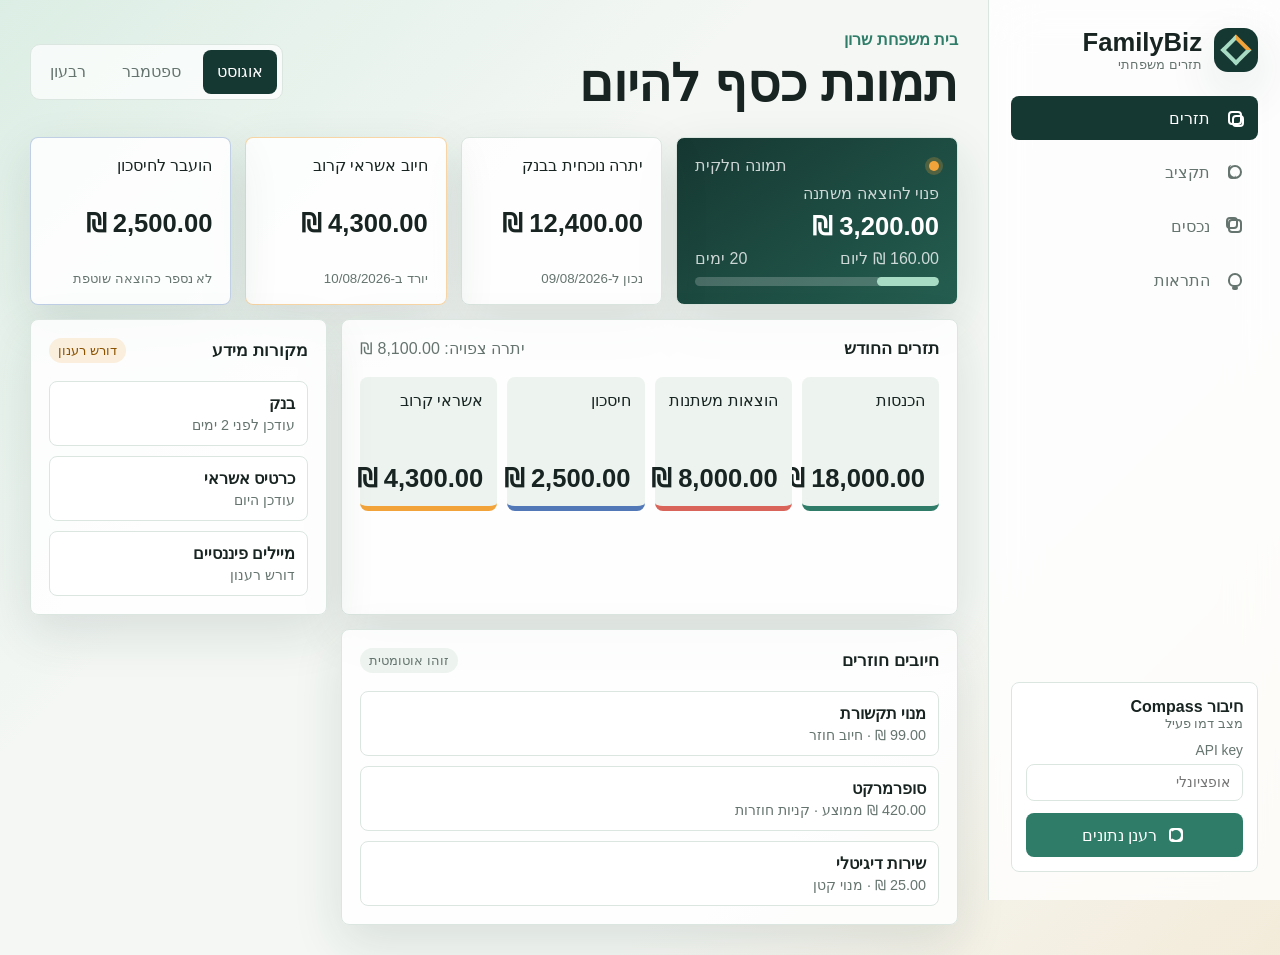
<file: app/static/familybiz/index.html>
<!doctype html>
<html lang="he" dir="rtl">
  <head>
    <meta charset="utf-8" />
    <meta name="viewport" content="width=device-width, initial-scale=1, viewport-fit=cover" />
    <meta name="theme-color" content="#163832" />
    <title>FamilyBiz</title>
    <link rel="manifest" href="./manifest.webmanifest" />
    <link rel="stylesheet" href="./styles.css" />
  </head>
  <body>
    <div class="app-shell">
      <aside class="sidebar" aria-label="ניווט">
        <div class="brand">
          <div class="brand-mark" aria-hidden="true">
            <span></span>
          </div>
          <div>
            <strong>FamilyBiz</strong>
            <small>תזרים משפחתי</small>
          </div>
        </div>

        <nav class="nav-tabs" aria-label="מסכים">
          <button class="nav-tab active" data-view="dashboard" title="תזרים">
            <span class="icon icon-cash"></span>
            <span>תזרים</span>
          </button>
          <button class="nav-tab" data-view="budget" title="תקציב">
            <span class="icon icon-budget"></span>
            <span>תקציב</span>
          </button>
          <button class="nav-tab" data-view="assets" title="נכסים">
            <span class="icon icon-assets"></span>
            <span>נכסים</span>
          </button>
          <button class="nav-tab" data-view="alerts" title="התראות">
            <span class="icon icon-alerts"></span>
            <span>התראות</span>
          </button>
        </nav>

        <section class="sync-panel">
          <div>
            <strong>חיבור Compass</strong>
            <small id="syncStatus">מצב דמו פעיל</small>
          </div>
          <label>
            <span>API key</span>
            <input id="apiKeyInput" type="password" autocomplete="off" placeholder="אופציונלי" />
          </label>
          <button id="refreshButton" class="primary-action">
            <span class="icon icon-refresh"></span>
            <span>רענן נתונים</span>
          </button>
        </section>
      </aside>

      <main class="content">
        <header class="topbar">
          <div>
            <p class="eyebrow">בית משפחת שרון</p>
            <h1 id="viewTitle">תמונת כסף להיום</h1>
          </div>
          <div class="period-switch" role="group" aria-label="תקופה">
            <button class="chip active">אוגוסט</button>
            <button class="chip">ספטמבר</button>
            <button class="chip">רבעון</button>
          </div>
        </header>

        <section id="dashboardView" class="view active">
          <div class="hero-grid">
            <article class="cash-card primary">
              <div class="card-header">
                <span class="status-dot"></span>
                <span id="freshnessText">תמונה חלקית</span>
              </div>
              <p>פנוי להוצאה משתנה</p>
              <strong id="availableAmount">5,581.84 ₪</strong>
              <div class="daily-line">
                <span id="dailyAmount">253.72 ₪ ליום</span>
                <span id="daysRemaining">22 ימים</span>
              </div>
              <div class="cash-meter" aria-hidden="true">
                <span id="cashMeterFill"></span>
              </div>
            </article>

            <article class="cash-card">
              <p>יתרה נוכחית בבנק</p>
              <strong id="bankBalance">16,975.43 ₪</strong>
              <small id="balanceDate">נכון ל-09/08/2026</small>
            </article>

            <article class="cash-card warning">
              <p>חיוב אשראי קרוב</p>
              <strong id="cardCharge">9,891.70 ₪</strong>
              <small id="cardDueDate">יורד ב-10/08/2026</small>
            </article>

            <article class="cash-card savings">
              <p>הועבר לחיסכון</p>
              <strong id="savingsTransfer">20,000.00 ₪</strong>
              <small>לא נספר כהוצאה שוטפת</small>
            </article>
          </div>

          <div class="work-grid">
            <section class="panel wide">
              <div class="panel-title">
                <h2>תזרים החודש</h2>
                <span id="projectedBalance">יתרה צפויה: 1,501.89 ₪</span>
              </div>
              <div class="flow-rail" aria-label="פירוט תזרים">
                <div class="flow-step income">
                  <span>הכנסות</span>
                  <strong id="incomeAmount">28,473.45 ₪</strong>
                </div>
                <div class="flow-step expense">
                  <span>הוצאות משתנות</span>
                  <strong id="variableSpend">2,891.61 ₪</strong>
                </div>
                <div class="flow-step save">
                  <span>חיסכון</span>
                  <strong id="savingsAmount">20,000.00 ₪</strong>
                </div>
                <div class="flow-step credit">
                  <span>אשראי קרוב</span>
                  <strong id="settlementAmount">9,891.70 ₪</strong>
                </div>
              </div>
            </section>

            <section class="panel">
              <div class="panel-title">
                <h2>מקורות מידע</h2>
                <span id="freshnessBadge" class="badge warning">דורש רענון</span>
              </div>
              <ul id="sourceList" class="source-list"></ul>
            </section>

            <section class="panel">
              <div class="panel-title">
                <h2>חיובים חוזרים</h2>
                <span class="badge">זוהו אוטומטית</span>
              </div>
              <ul id="recurringList" class="compact-list"></ul>
            </section>
          </div>
        </section>

        <section id="budgetView" class="view">
          <div class="section-grid">
            <section class="panel wide">
              <div class="panel-title">
                <h2>ניצול תקציב לפי תחום</h2>
                <span>יעד חודשי מול בפועל</span>
              </div>
              <div id="budgetBars" class="budget-bars"></div>
            </section>
            <section class="panel">
              <div class="panel-title">
                <h2>בעלות משפחתית</h2>
                <span>משותף / אישי</span>
              </div>
              <div class="ownership">
                <div><strong>68%</strong><span>משותף</span></div>
                <div><strong>21%</strong><span>משה</span></div>
                <div><strong>11%</strong><span>עפרה</span></div>
              </div>
            </section>
          </div>
        </section>

        <section id="assetsView" class="view">
          <div class="section-grid">
            <section class="panel wide">
              <div class="panel-title">
                <h2>נכסים והתחייבויות</h2>
                <span>תמונה לפי מקורות</span>
              </div>
              <div id="assetMap" class="asset-map"></div>
            </section>
            <section class="panel">
              <div class="panel-title">
                <h2>יעדי חיסכון</h2>
                <span>התקדמות</span>
              </div>
              <div class="goal-card">
                <span class="goal-ring" style="--progress: 64"></span>
                <div>
                  <strong>קרן ביטחון</strong>
                  <small>64% מהיעד</small>
                </div>
              </div>
              <div class="goal-card">
                <span class="goal-ring" style="--progress: 38"></span>
                <div>
                  <strong>חופשה משפחתית</strong>
                  <small>38% מהיעד</small>
                </div>
              </div>
            </section>
          </div>
        </section>

        <section id="alertsView" class="view">
          <div class="section-grid">
            <section class="panel wide">
              <div class="panel-title">
                <h2>התראות חכמות</h2>
                <span>בשפה פשוטה</span>
              </div>
              <ul id="alertsList" class="alerts-list"></ul>
            </section>
            <section class="panel">
              <div class="panel-title">
                <h2>פעולות מומלצות</h2>
                <span>לבדיקה</span>
              </div>
              <div class="action-stack">
                <button class="secondary-action">סמן העברה כחיסכון</button>
                <button class="secondary-action">אשר מנויים קבועים</button>
                <button class="secondary-action">הזמן בן/בת זוג</button>
              </div>
            </section>
          </div>
        </section>
      </main>
    </div>

    <script src="./app.js" type="module"></script>
  </body>
</html>
</file>
<file: app/static/familybiz/styles.css>
:root {
  color-scheme: light;
  --bg: #f4f7f4;
  --surface: #ffffff;
  --surface-soft: #edf4ef;
  --ink: #182421;
  --muted: #65746f;
  --line: #dce6e1;
  --green: #163832;
  --green-2: #2f7d68;
  --mint: #a8dbc4;
  --amber: #f2a43a;
  --rose: #d96459;
  --blue: #5278b8;
  --shadow: 0 18px 50px rgba(22, 56, 50, 0.12);
}

* {
  box-sizing: border-box;
}

body {
  margin: 0;
  min-height: 100vh;
  background:
    linear-gradient(135deg, rgba(168, 219, 196, 0.32), transparent 34%),
    linear-gradient(315deg, rgba(242, 164, 58, 0.14), transparent 30%),
    var(--bg);
  color: var(--ink);
  font-family: "Segoe UI", Arial, sans-serif;
}

button,
input {
  font: inherit;
}

.app-shell {
  display: grid;
  grid-template-columns: 292px minmax(0, 1fr);
  min-height: 100vh;
}

.sidebar {
  position: sticky;
  top: 0;
  height: 100vh;
  display: flex;
  flex-direction: column;
  gap: 24px;
  padding: 28px 22px;
  background: rgba(255, 255, 255, 0.78);
  border-left: 1px solid var(--line);
  backdrop-filter: blur(24px);
}

.brand {
  display: flex;
  align-items: center;
  gap: 12px;
}

.brand strong,
.cash-card strong,
.flow-step strong {
  font-size: clamp(1.35rem, 2vw, 2.25rem);
  line-height: 1.1;
}

.brand small,
.sync-panel small,
.cash-card small,
.panel-title span,
.goal-card small {
  display: block;
  color: var(--muted);
}

.brand-mark {
  width: 44px;
  height: 44px;
  display: grid;
  place-items: center;
  border-radius: 14px;
  background: var(--green);
  box-shadow: var(--shadow);
}

.brand-mark span {
  width: 22px;
  height: 22px;
  border: 4px solid var(--mint);
  border-top-color: var(--amber);
  transform: rotate(45deg);
}

.nav-tabs,
.action-stack {
  display: grid;
  gap: 10px;
}

.nav-tab,
.primary-action,
.secondary-action,
.chip {
  min-height: 44px;
  border: 0;
  cursor: pointer;
}

.nav-tab {
  display: grid;
  grid-template-columns: 26px 1fr;
  align-items: center;
  gap: 10px;
  width: 100%;
  padding: 11px 12px;
  border-radius: 8px;
  background: transparent;
  color: var(--muted);
  text-align: right;
}

.nav-tab.active,
.nav-tab:hover {
  background: var(--green);
  color: #fff;
}

.icon {
  width: 22px;
  height: 22px;
  display: inline-block;
  position: relative;
}

.icon::before,
.icon::after {
  content: "";
  position: absolute;
  inset: 4px;
  border: 2px solid currentColor;
  border-radius: 4px;
}

.icon-cash::after {
  inset: 8px 2px 2px 8px;
}

.icon-budget::before {
  border-radius: 50%;
}

.icon-budget::after {
  inset: 4px 10px 4px 4px;
  border-right: 0;
  border-top: 0;
}

.icon-assets::after {
  inset: 2px 8px 8px 2px;
}

.icon-alerts::before {
  border-radius: 50% 50% 6px 6px;
}

.icon-alerts::after {
  inset: 17px 8px 1px;
  border: 0;
  background: currentColor;
}

.icon-refresh::before {
  border-radius: 50%;
  border-left-color: transparent;
}

.sync-panel {
  margin-top: auto;
  display: grid;
  gap: 12px;
  padding: 14px;
  border: 1px solid var(--line);
  border-radius: 8px;
  background: var(--surface);
}

.sync-panel label {
  display: grid;
  gap: 6px;
  color: var(--muted);
  font-size: 0.86rem;
}

.sync-panel input {
  width: 100%;
  padding: 10px 12px;
  border: 1px solid var(--line);
  border-radius: 8px;
}

.primary-action,
.secondary-action,
.chip {
  border-radius: 8px;
  padding: 0 14px;
}

.primary-action {
  display: inline-flex;
  align-items: center;
  justify-content: center;
  gap: 8px;
  background: var(--green-2);
  color: #fff;
}

.secondary-action {
  background: var(--surface-soft);
  color: var(--green);
}

.content {
  padding: 30px;
}

.topbar {
  display: flex;
  align-items: center;
  justify-content: space-between;
  gap: 20px;
  margin-bottom: 24px;
}

.eyebrow {
  margin: 0 0 4px;
  color: var(--green-2);
  font-weight: 700;
}

h1,
h2,
p {
  margin: 0;
}

h1 {
  font-size: clamp(1.8rem, 4vw, 3.35rem);
}

h2 {
  font-size: 1.05rem;
}

.period-switch {
  display: flex;
  gap: 8px;
  padding: 5px;
  border: 1px solid var(--line);
  border-radius: 10px;
  background: rgba(255, 255, 255, 0.72);
}

.chip {
  background: transparent;
  color: var(--muted);
}

.chip.active {
  background: var(--green);
  color: #fff;
}

.view {
  display: none;
}

.view.active {
  display: block;
}

.hero-grid {
  display: grid;
  grid-template-columns: 1.4fr repeat(3, minmax(160px, 1fr));
  gap: 14px;
  margin-bottom: 14px;
}

.cash-card,
.panel {
  border: 1px solid var(--line);
  border-radius: 8px;
  background: rgba(255, 255, 255, 0.86);
  box-shadow: var(--shadow);
}

.cash-card {
  min-height: 168px;
  padding: 18px;
  display: flex;
  flex-direction: column;
  justify-content: space-between;
}

.cash-card.primary {
  background: linear-gradient(145deg, var(--green), #245e50);
  color: #fff;
}

.cash-card.primary small,
.cash-card.primary p,
.cash-card.primary .card-header,
.cash-card.primary .daily-line {
  color: rgba(255, 255, 255, 0.78);
}

.cash-card.warning {
  border-color: rgba(242, 164, 58, 0.45);
}

.cash-card.savings {
  border-color: rgba(82, 120, 184, 0.35);
}

.card-header,
.daily-line,
.panel-title {
  display: flex;
  align-items: center;
  justify-content: space-between;
  gap: 12px;
}

.status-dot {
  width: 10px;
  height: 10px;
  border-radius: 50%;
  background: var(--amber);
  box-shadow: 0 0 0 4px rgba(242, 164, 58, 0.24);
}

.cash-meter {
  height: 9px;
  overflow: hidden;
  border-radius: 999px;
  background: rgba(255, 255, 255, 0.2);
}

.cash-meter span {
  display: block;
  width: 44%;
  height: 100%;
  border-radius: inherit;
  background: var(--mint);
}

.work-grid,
.section-grid {
  display: grid;
  grid-template-columns: minmax(0, 1.35fr) minmax(280px, 0.65fr);
  gap: 14px;
}

.panel {
  padding: 18px;
}

.panel.wide {
  min-width: 0;
}

.panel-title {
  margin-bottom: 18px;
}

.badge {
  padding: 5px 9px;
  border-radius: 999px;
  background: var(--surface-soft);
  color: var(--green);
  font-size: 0.82rem;
  white-space: nowrap;
}

.badge.warning {
  background: rgba(242, 164, 58, 0.16);
  color: #8b5200;
}

.flow-rail {
  display: grid;
  grid-template-columns: repeat(4, minmax(130px, 1fr));
  gap: 10px;
}

.flow-step {
  min-height: 134px;
  padding: 14px;
  border-radius: 8px;
  background: var(--surface-soft);
  display: flex;
  flex-direction: column;
  justify-content: space-between;
  border-bottom: 5px solid var(--green-2);
}

.flow-step.expense {
  border-bottom-color: var(--rose);
}

.flow-step.save {
  border-bottom-color: var(--blue);
}

.flow-step.credit {
  border-bottom-color: var(--amber);
}

.source-list,
.compact-list,
.alerts-list {
  list-style: none;
  padding: 0;
  margin: 0;
  display: grid;
  gap: 10px;
}

.source-list li,
.compact-list li,
.alerts-list li {
  display: grid;
  gap: 4px;
  padding: 12px;
  border: 1px solid var(--line);
  border-radius: 8px;
  background: #fff;
}

.source-list span,
.compact-list span,
.alerts-list span {
  color: var(--muted);
  font-size: 0.9rem;
}

.budget-bars {
  display: grid;
  gap: 14px;
}

.budget-row {
  display: grid;
  grid-template-columns: 120px 1fr 86px;
  align-items: center;
  gap: 12px;
}

.bar {
  height: 14px;
  overflow: hidden;
  border-radius: 999px;
  background: var(--surface-soft);
}

.bar span {
  display: block;
  height: 100%;
  width: var(--value);
  border-radius: inherit;
  background: var(--green-2);
}

.budget-row.over .bar span {
  background: var(--rose);
}

.ownership,
.asset-map {
  display: grid;
  gap: 12px;
}

.ownership div,
.asset-item,
.goal-card {
  display: flex;
  align-items: center;
  justify-content: space-between;
  gap: 12px;
  padding: 14px;
  border-radius: 8px;
  background: var(--surface-soft);
}

.asset-item strong {
  font-size: 1.25rem;
}

.asset-item[data-kind="liability"] {
  background: rgba(217, 100, 89, 0.11);
}

.goal-card {
  justify-content: flex-start;
  margin-bottom: 10px;
}

.goal-ring {
  width: 48px;
  height: 48px;
  border-radius: 50%;
  background: conic-gradient(var(--green-2) calc(var(--progress) * 1%), var(--line) 0);
  position: relative;
}

.goal-ring::after {
  content: "";
  position: absolute;
  inset: 7px;
  border-radius: inherit;
  background: #fff;
}

@media (max-width: 1060px) {
  .app-shell {
    grid-template-columns: 1fr;
  }

  .sidebar {
    position: static;
    height: auto;
    padding: 16px;
  }

  .nav-tabs {
    grid-template-columns: repeat(4, 1fr);
  }

  .nav-tab {
    grid-template-columns: 1fr;
    justify-items: center;
    text-align: center;
  }

  .sync-panel {
    display: none;
  }

  .hero-grid,
  .work-grid,
  .section-grid {
    grid-template-columns: 1fr 1fr;
  }

  .cash-card.primary,
  .panel.wide {
    grid-column: 1 / -1;
  }
}

@media (max-width: 680px) {
  .content {
    padding: 18px 12px 92px;
  }

  .topbar {
    display: grid;
  }

  .period-switch {
    overflow-x: auto;
  }

  .hero-grid,
  .work-grid,
  .section-grid,
  .flow-rail {
    grid-template-columns: 1fr;
  }

  .nav-tabs {
    position: fixed;
    z-index: 20;
    right: 10px;
    left: 10px;
    bottom: 10px;
    grid-template-columns: repeat(4, 1fr);
    padding: 8px;
    border: 1px solid var(--line);
    border-radius: 14px;
    background: rgba(255, 255, 255, 0.9);
    box-shadow: var(--shadow);
    backdrop-filter: blur(18px);
  }

  .nav-tab {
    min-height: 54px;
    padding: 8px 4px;
    font-size: 0.82rem;
  }

  .brand {
    justify-content: center;
  }

  .budget-row {
    grid-template-columns: 1fr;
    gap: 7px;
  }
}
</file>
